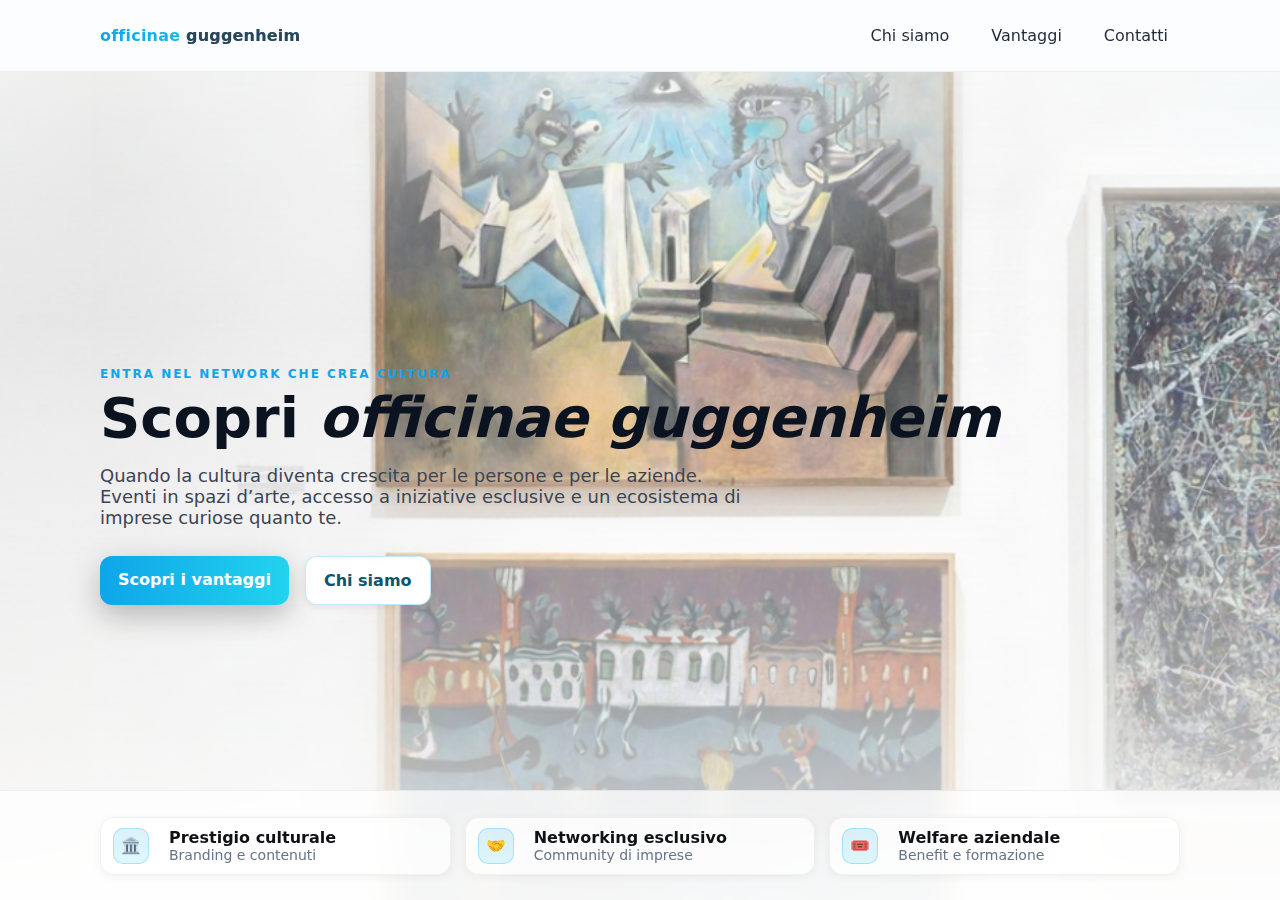
<file: index.html>
<!doctype html>
<html lang="it">
<head>
  <meta charset="utf-8">
  <meta name="viewport" content="width=device-width, initial-scale=1">
  <title>Officinae Guggenheim — Network che crea cultura</title>
  <link rel="preconnect" href="https://fonts.googleapis.com">
  <link rel="preconnect" href="https://fonts.gstatic.com" crossorigin>
  <link href="https://fonts.googleapis.com/css2?family=Inter:wght@400;600;700;800&display=swap" rel="stylesheet">
  <link rel="stylesheet" href="styles.css">
</head>
<body>

  <!-- HEADER -->
  <header class="site-header">
    <div class="header-inner">
      <a class="logo" href="index.html">officinae <span>guggenheim</span></a>
      <nav class="nav" aria-label="Principale">
        <a href="chi-siamo.html">Chi siamo</a>
        <a href="vantaggi.html">Vantaggi</a>
        <a href="contatti.html">Contatti</a>
      </nav>
    </div>
  </header>

 
<section class="hero"
  style="--hero-bg: url('assets/hero.jpg');">   <!-- unica immagine di sfondo -->

    <div class="container">
      <div class="kicker">entra nel network che crea cultura</div>
      <h1>Scopri <em>officinae guggenheim</em></h1>
      <p>Quando la cultura diventa crescita per le persone e per le aziende. Eventi in spazi d’arte, accesso a iniziative esclusive e un ecosistema di imprese curiose quanto te.</p>
      <div class="cta-wrap">
        <a class="btn" href="vantaggi.html">Scopri i vantaggi</a>
        <a class="btn secondary" href="chi-siamo.html">Chi siamo</a>
      </div>
    </div>
  </section>

  <!-- FOOTER fisso, trasparente -->
  <footer class="site-footer">
    <div class="footer-inner">
      <div class="footer-card">
        <div class="footer-icon">🏛️</div>
        <div>
          <div class="t">Prestigio culturale</div>
          <div class="s">Branding e contenuti</div>
        </div>
      </div>
      <div class="footer-card">
        <div class="footer-icon">🤝</div>
        <div>
          <div class="t">Networking esclusivo</div>
          <div class="s">Community di imprese</div>
        </div>
      </div>
      <div class="footer-card">
        <div class="footer-icon">🎟️</div>
        <div>
          <div class="t">Welfare aziendale</div>
          <div class="s">Benefit e formazione</div>
        </div>
      </div>
    </div>
  </footer>

</body>
</html>
</file>
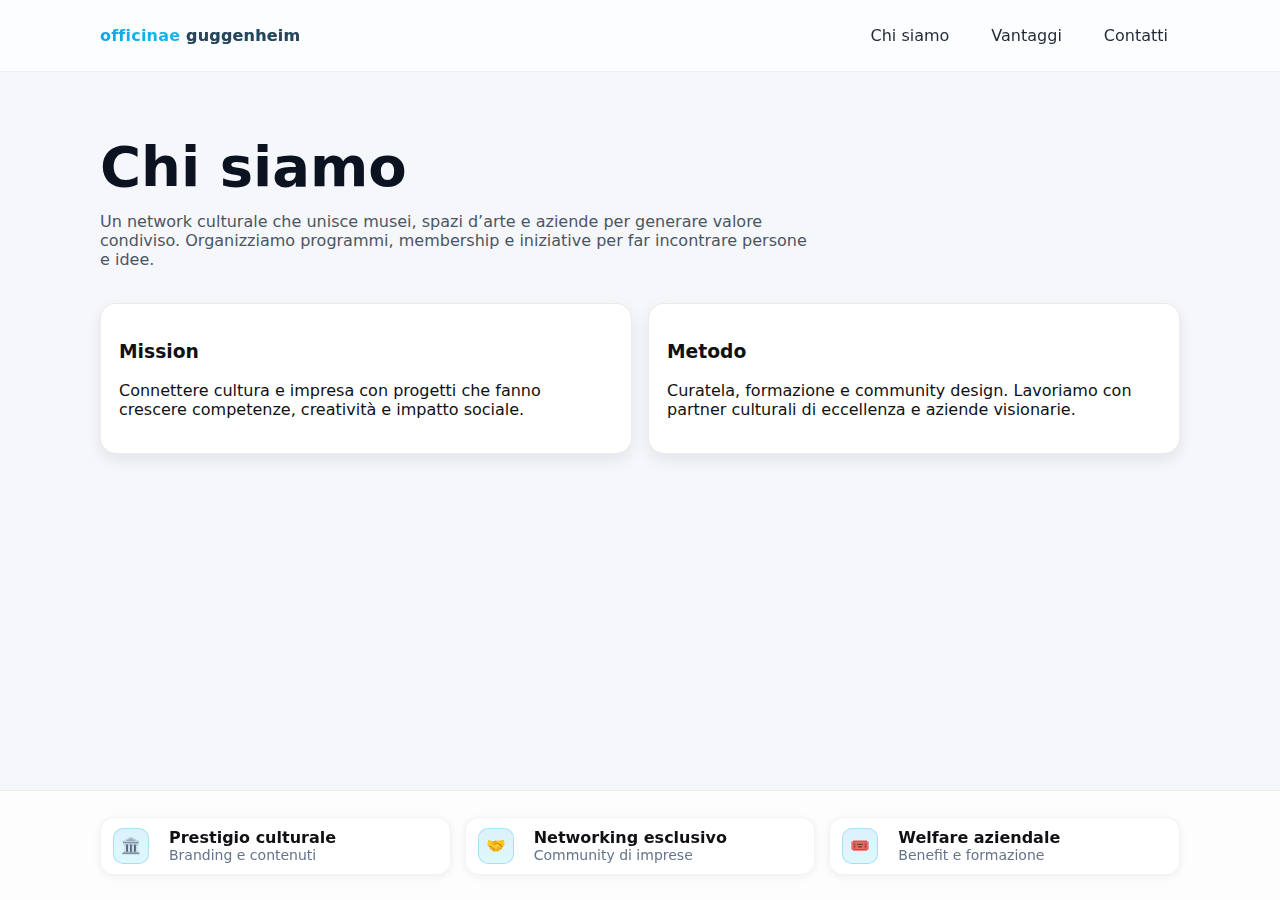
<file: chi-siamo.html>
<!doctype html>
<html lang="it">
<head>
  <meta charset="utf-8">
  <meta name="viewport" content="width=device-width, initial-scale=1">
  <title>Chi siamo — Officinae Guggenheim</title>
  <link href="styles.css" rel="stylesheet">
</head>
<body>
  <header class="site-header">
    <div class="header-inner">
      <a class="logo" href="index.html">officinae <span>guggenheim</span></a>
      <nav class="nav">
        <a href="chi-siamo.html" aria-current="page">Chi siamo</a>
        <a href="vantaggi.html">Vantaggi</a>
        <a href="contatti.html">Contatti</a>
      </nav>
    </div>
  </header>

  <main class="page">
    <h1>Chi siamo</h1>
    <p class="lead">Un network culturale che unisce musei, spazi d’arte e aziende per generare valore condiviso. Organizziamo programmi, membership e iniziative per far incontrare persone e idee.</p>

    <div class="grid-2">
      <section class="card">
        <h3>Mission</h3>
        <p>Connettere cultura e impresa con progetti che fanno crescere competenze, creatività e impatto sociale.
        </p>
      </section>
      <section class="card">
        <h3>Metodo</h3>
        <p>Curatela, formazione e community design. Lavoriamo con partner culturali di eccellenza e aziende visionarie.
        </p>
      </section>
    </div>
  </main>

  <footer class="site-footer">
    <div class="footer-inner">
      <div class="footer-card"><div class="footer-icon">🏛️</div><div><div class="t">Prestigio culturale</div><div class="s">Branding e contenuti</div></div></div>
      <div class="footer-card"><div class="footer-icon">🤝</div><div><div class="t">Networking esclusivo</div><div class="s">Community di imprese</div></div></div>
      <div class="footer-card"><div class="footer-icon">🎟️</div><div><div class="t">Welfare aziendale</div><div class="s">Benefit e formazione</div></div></div>
    </div>
  </footer>
</body>
</html>
</file>
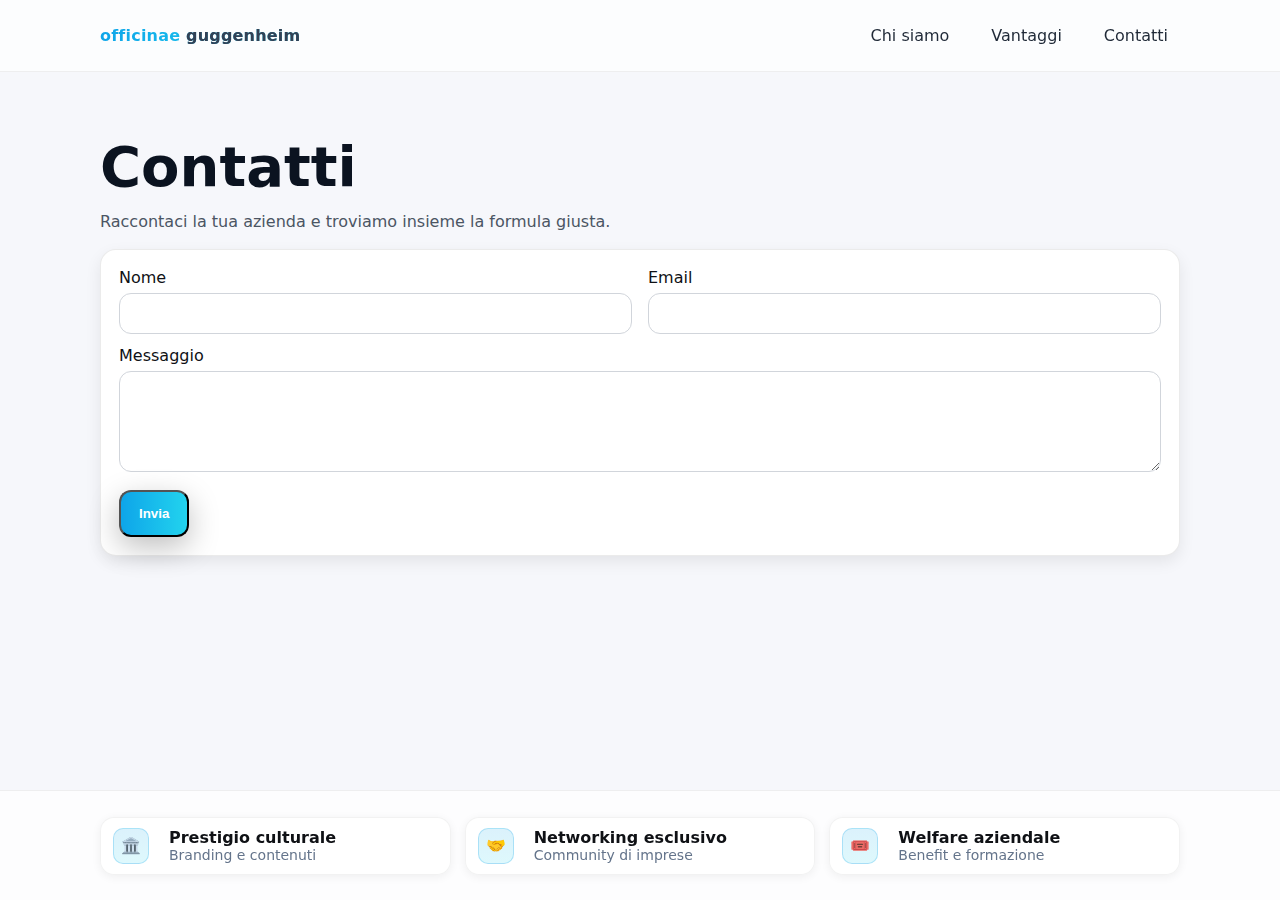
<file: contatti.html>
<!doctype html>
<html lang="it">
<head>
  <meta charset="utf-8">
  <meta name="viewport" content="width=device-width, initial-scale=1">
  <title>Contatti — Officinae Guggenheim</title>
  <link href="styles.css" rel="stylesheet">
</head>
<body>
  <header class="site-header">
    <div class="header-inner">
      <a class="logo" href="index.html">officinae <span>guggenheim</span></a>
      <nav class="nav">
        <a href="chi-siamo.html">Chi siamo</a>
        <a href="vantaggi.html">Vantaggi</a>
        <a href="contatti.html" aria-current="page">Contatti</a>
      </nav>
    </div>
  </header>

  <main class="page">
    <h1>Contatti</h1>
    <p class="lead">Raccontaci la tua azienda e troviamo insieme la formula giusta.</p>

    <section class="card">
      <form action="#" method="post" onsubmit="return false;">
        <div class="grid-2">
          <div>
            <label for="nome">Nome</label>
            <input id="nome" name="nome" type="text" required style="width:100%;padding:12px;border-radius:12px;border:1px solid #d1d5db;margin-top:6px;">
          </div>
          <div>
            <label for="email">Email</label>
            <input id="email" name="email" type="email" required style="width:100%;padding:12px;border-radius:12px;border:1px solid #d1d5db;margin-top:6px;">
          </div>
        </div>
        <div style="margin-top:12px;">
          <label for="msg">Messaggio</label>
          <textarea id="msg" name="msg" rows="5" style="width:100%;padding:12px;border-radius:12px;border:1px solid #d1d5db;margin-top:6px;"></textarea>
        </div>
        <div style="margin-top:14px;">
          <button class="btn" type="submit">Invia</button>
        </div>
      </form>
    </section>
  </main>

  <footer class="site-footer">
    <div class="footer-inner">
      <div class="footer-card"><div class="footer-icon">🏛️</div><div><div class="t">Prestigio culturale</div><div class="s">Branding e contenuti</div></div></div>
      <div class="footer-card"><div class="footer-icon">🤝</div><div><div class="t">Networking esclusivo</div><div class="s">Community di imprese</div></div></div>
      <div class="footer-card"><div class="footer-icon">🎟️</div><div><div class="t">Welfare aziendale</div><div class="s">Benefit e formazione</div></div></div>
    </div>
  </footer>
</body>
</html>
</file>
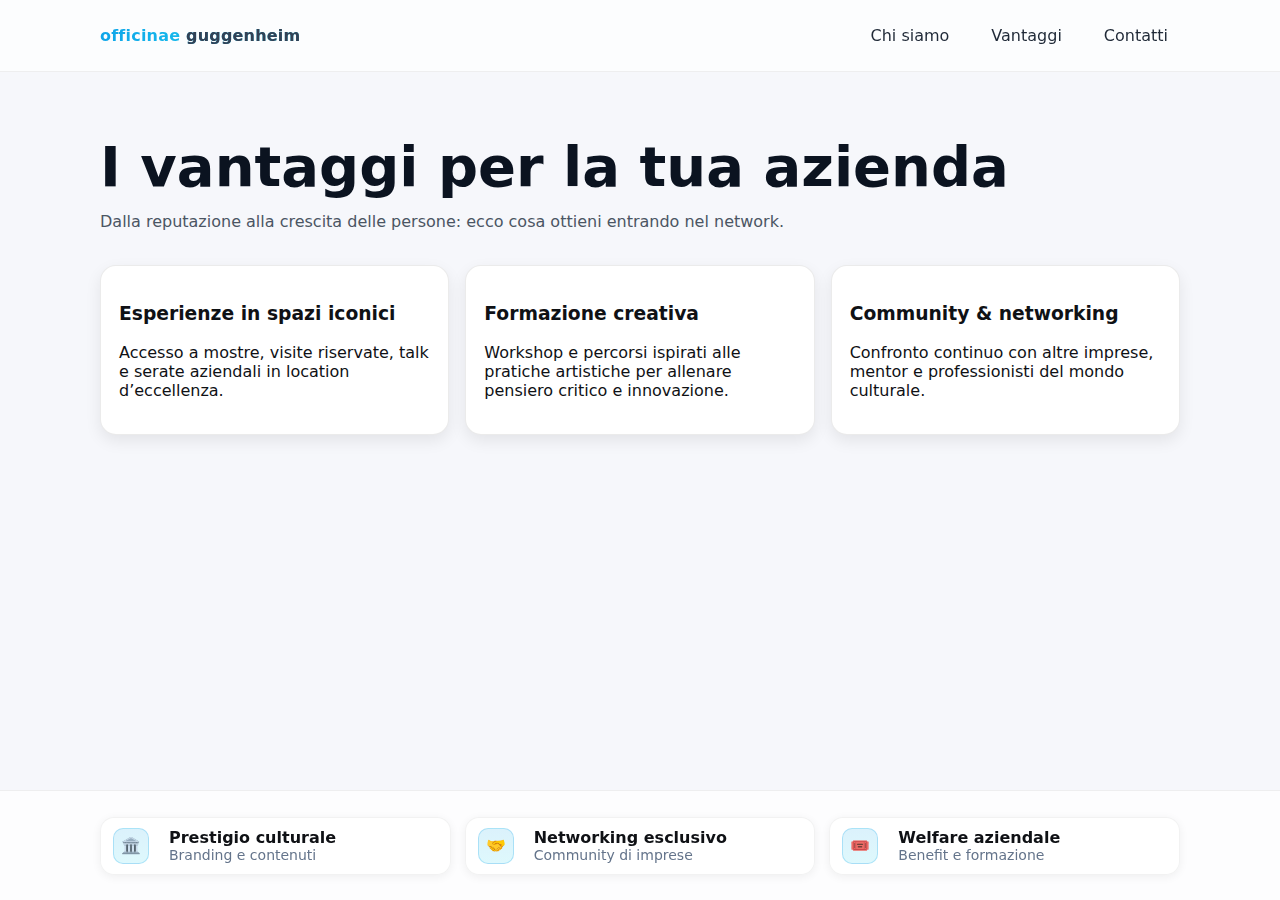
<file: vantaggi.html>
<!doctype html>
<html lang="it">
<head>
  <meta charset="utf-8">
  <meta name="viewport" content="width=device-width, initial-scale=1">
  <title>Vantaggi — Officinae Guggenheim</title>
  <link href="styles.css" rel="stylesheet">
</head>
<body>
  <header class="site-header">
    <div class="header-inner">
      <a class="logo" href="index.html">officinae <span>guggenheim</span></a>
      <nav class="nav">
        <a href="chi-siamo.html">Chi siamo</a>
        <a href="vantaggi.html" aria-current="page">Vantaggi</a>
        <a href="contatti.html">Contatti</a>
      </nav>
    </div>
  </header>

  <main class="page">
    <h1>I vantaggi per la tua azienda</h1>
    <p class="lead">Dalla reputazione alla crescita delle persone: ecco cosa ottieni entrando nel network.</p>
    <div class="grid-3">
      <section class="card">
        <h3>Esperienze in spazi iconici</h3>
        <p>Accesso a mostre, visite riservate, talk e serate aziendali in location d’eccellenza.</p>
      </section>
      <section class="card">
        <h3>Formazione creativa</h3>
        <p>Workshop e percorsi ispirati alle pratiche artistiche per allenare pensiero critico e innovazione.</p>
      </section>
      <section class="card">
        <h3>Community & networking</h3>
        <p>Confronto continuo con altre imprese, mentor e professionisti del mondo culturale.</p>
      </section>
    </div>
  </main>

  <footer class="site-footer">
    <div class="footer-inner">
      <div class="footer-card"><div class="footer-icon">🏛️</div><div><div class="t">Prestigio culturale</div><div class="s">Branding e contenuti</div></div></div>
      <div class="footer-card"><div class="footer-icon">🤝</div><div><div class="t">Networking esclusivo</div><div class="s">Community di imprese</div></div></div>
      <div class="footer-card"><div class="footer-icon">🎟️</div><div><div class="t">Welfare aziendale</div><div class="s">Benefit e formazione</div></div></div>
    </div>
  </footer>
</body>
</html>
</file>
<file: styles.css>
/* ========================================================
   Stili generali
   ======================================================== */
:root{
  --bg: #0c0d10;
  --text: #0f1115;
  --muted: #4b5563;
  --brand: #0ea5e9;            /* azzurro acceso */
  --brand-2: #22d3ee;          /* ciano */
  --paper: #ffffff;
  --radius: 16px;
  --shadow: 0 10px 30px rgba(0,0,0,.25);
  --footer-h: 110px;
  --maxw: 1120px;
  --header-h: 72px;
}

* { box-sizing: border-box; }
html, body { height: 100%; }
html { scroll-behavior: smooth; }
body{
  margin: 0;
  font-family: system-ui, -apple-system, Segoe UI, Roboto, Inter, "Helvetica Neue", Arial, "Noto Sans", "Apple Color Emoji", "Segoe UI Emoji", "Segoe UI Symbol", "Noto Color Emoji";
  color: var(--text);
  background: #f6f7fb;
  padding-bottom: var(--footer-h); /* evita che il footer fisso copra i contenuti */
}

/* ========================================================
   Header sticky con sfondo traslucido
   ======================================================== */
.site-header{
  position: sticky;
  top: 0;
  z-index: 50;
  height: var(--header-h);
  display: flex;
  align-items: center;
  justify-content: center;
  background: rgba(255,255,255,.7);
  -webkit-backdrop-filter: blur(10px);
  backdrop-filter: blur(10px);
  border-bottom: 1px solid rgba(0,0,0,.06);
}
.header-inner{
  width: 100%;
  max-width: var(--maxw);
  display: flex;
  align-items: center;
  gap: 16px;
  padding: 0 20px;
}
.logo{
  font-weight: 800;
  letter-spacing: .2px;
  text-decoration: none;
  background: linear-gradient(90deg,var(--brand),var(--brand-2));
  -webkit-background-clip: text;
  background-clip: text;
  color: transparent;
  white-space: nowrap;
}
.logo span{
  font-weight: 600;
  color: #334155;
  background: none;
  -webkit-background-clip: initial;
}
.nav{
  margin-left: auto;
  display: flex;
  gap: 18px;
}
.nav a{
  text-decoration: none;
  color: #1f2937;
  padding: 10px 12px;
  border-radius: 10px;
  position: relative;
}
.nav a:hover{
  color: #0b556e;
}
.nav a::after{
  content:"";
  position: absolute;
  left: 12px;
  right: 12px;
  bottom: 6px;
  height: 2px;
  background: linear-gradient(90deg,var(--brand),var(--brand-2));
  transform: scaleX(0);
  transform-origin: left;
  transition: transform .25s ease;
  border-radius: 2px;
}
.nav a:hover::after{ transform: scaleX(1); }

/* ========================================================
   Sezione HERO con 3 sfondi (sostituisci le immagini sotto)
   ======================================================== */
/* HERO: una sola immagine di sfondo */
.hero{
  min-height: calc(100svh - var(--header-h));
  position: relative;
  display: grid;
  align-items: center;
  isolation: isolate;
  overflow: hidden;

  /* 1 immagine + 3 livelli decorativi */
  background-image: var(--hero-bg),
                    radial-gradient(1200px 600px at 10% 10%, rgba(34,211,238,.15), transparent 60%),
                    radial-gradient(800px 400px at 85% 20%, rgba(14,165,233,.18), transparent 60%),
                    linear-gradient(#f6f7fb,#eef1f7);
  background-size: cover, auto, auto, auto;
  background-position: center, 0 0, 0 0, 0 0;
  background-repeat: no-repeat;
  background-attachment: fixed, scroll, scroll, scroll; /* leggero effetto parallax */
}

.hero::before{
  content:"";
  position:absolute; inset:0;
  background: linear-gradient(180deg, rgba(255,255,255,.65) 0%, rgba(255,255,255,.2) 30%, rgba(255,255,255,.85) 100%);
  z-index:-1;
}
.hero .container{
  width: 100%;
  max-width: var(--maxw);
  padding: 60px 20px;
  margin: 0 auto;
}
.kicker{
  text-transform: uppercase;
  letter-spacing: 2px;
  font-weight: 700;
  color: #0ea5e9;
  font-size: 12px;
}
h1{
  font-size: clamp(34px, 5vw, 56px);
  line-height: 1.04;
  margin: 8px 0 16px;
  color: #0b1320;
}
.hero p{
  max-width: 58ch;
  color: #3b4453;
  font-size: clamp(16px, 1.7vw, 18px);
}
.cta-wrap{ display:flex; gap:16px; margin-top: 28px; }
.btn{
  --_bg: linear-gradient(90deg,var(--brand),var(--brand-2));
  padding: 14px 18px;
  border-radius: 12px;
  background: var(--_bg);
  color: white;
  text-decoration: none;
  font-weight: 700;
  box-shadow: var(--shadow);
  transition: transform .2s ease, box-shadow .2s ease, filter .2s ease;
}
.btn:hover{ transform: translateY(-2px); filter: brightness(1.05); }
.btn.secondary{
  --_bg: #fff;
  color: #0b556e;
  box-shadow: 0 2px 8px rgba(0,0,0,.08);
  border: 1px solid rgba(14,165,233,.25);
}

/* ========================================================
   Sezione features (sotto all'hero)
   ======================================================== */
.features{
  max-width: var(--maxw);
  margin: 40px auto 80px;
  padding: 0 20px;
  display: grid;
  grid-template-columns: repeat(3,1fr);
  gap: 16px;
}
.feature{
  background: white;
  border-radius: var(--radius);
  padding: 22px;
  box-shadow: 0 4px 18px rgba(0,0,0,.08);
  border: 1px solid rgba(0,0,0,.06);
}
.feature h3{ margin: 8px 0 10px; }
.feature p{ margin: 0; color: #4b5563; }
.feature svg{ width: 28px; height: 28px; }

/* ========================================================
   Footer fisso e trasparente
   ======================================================== */
.site-footer{
  position: fixed;
  left: 0; right: 0; bottom: 0;
  height: var(--footer-h);
  z-index: 40;
  display: grid;
  place-items: center;
  background: rgba(255,255,255,.75);
  -webkit-backdrop-filter: blur(10px);
  backdrop-filter: blur(10px);
  border-top: 1px solid rgba(0,0,0,.06);
}
.footer-inner{
  width: 100%;
  max-width: var(--maxw);
  padding: 12px 20px;
  display: grid;
  grid-template-columns: repeat(3,1fr);
  gap: 14px;
}
.footer-card{
  display: grid;
  grid-template-columns: 44px 1fr;
  align-items: center;
  gap: 12px;
  padding: 10px 12px;
  border-radius: 14px;
  background: rgba(255,255,255,.7);
  box-shadow: 0 2px 10px rgba(0,0,0,.06);
  border: 1px solid rgba(0,0,0,.05);
}
.footer-card .t{ font-weight: 700; }
.footer-card .s{ color: #64748b; font-size: 14px; }
.footer-icon{ width: 36px; height: 36px; display:grid; place-items:center;
  border-radius: 10px;
  background: linear-gradient(180deg, rgba(14,165,233,.15), rgba(34,211,238,.15));
  border: 1px solid rgba(14,165,233,.25);
}

/* ========================================================
   Pagine interne (Chi siamo / Vantaggi / Contatti)
   ======================================================== */
.page{
  padding: 56px 20px 120px;
  max-width: var(--maxw);
  margin: 0 auto;
}
.page h1{ margin: 10px 0 6px; }
.page .lead{ color:#4b5563; max-width: 70ch; }
.card{
  background: white;
  border: 1px solid rgba(0,0,0,.08);
  border-radius: var(--radius);
  padding: 18px;
  box-shadow: 0 6px 16px rgba(0,0,0,.08);
  margin-top: 18px;
}
.grid-2{ display: grid; grid-template-columns: 1fr 1fr; gap: 16px; }
.grid-3{ display: grid; grid-template-columns: repeat(3,1fr); gap: 16px; }

/* ========================================================
   Responsive
   ======================================================== */
@media (max-width: 900px){
  .features{ grid-template-columns: 1fr; }
  .footer-inner{ grid-template-columns: 1fr; }
  .hero{ background-size: 60% auto, 80% auto, 60% auto, auto, auto, auto;
         background-position: 10% 15%, 50% 55%, 92% 10%; }
}
@media (max-width: 640px){
  .nav{ gap: 8px; }
  .nav a{ padding: 10px; }
  .hero .container{ padding: 40px 20px; }
}
</file>
